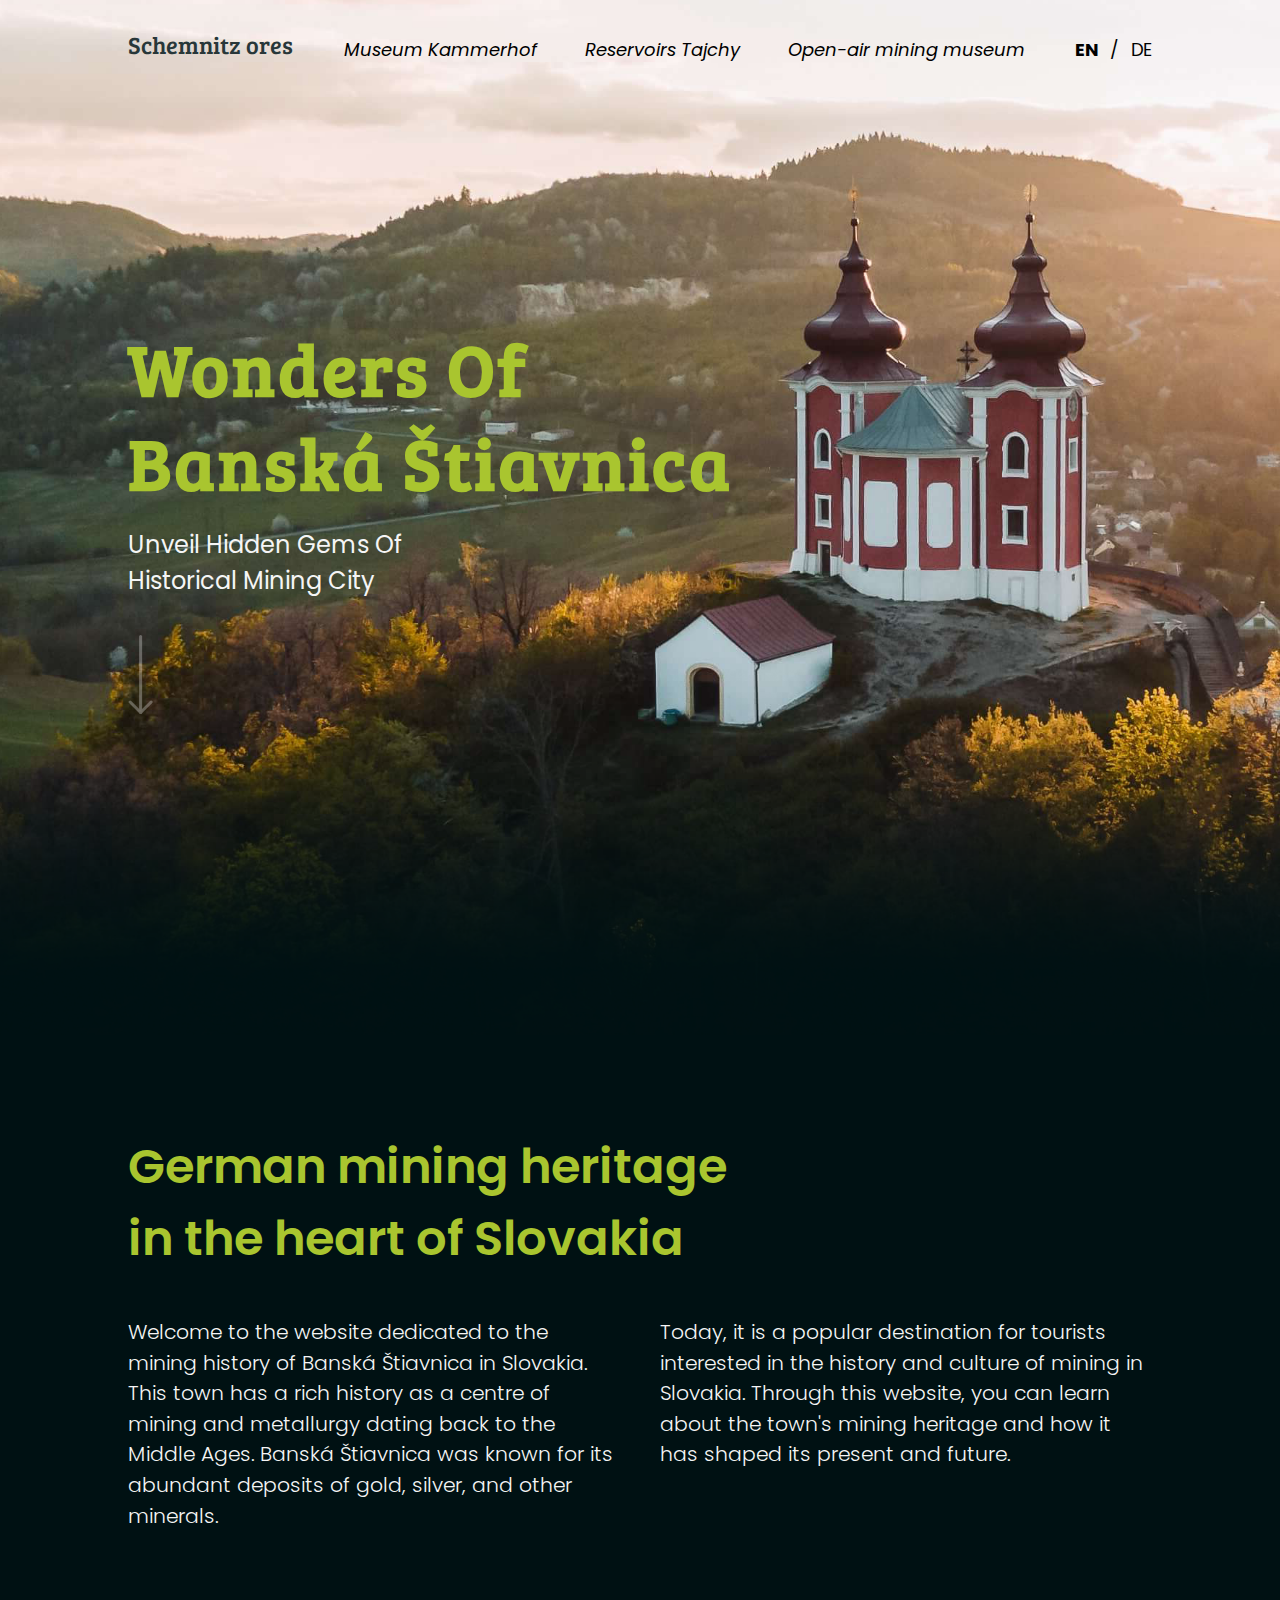
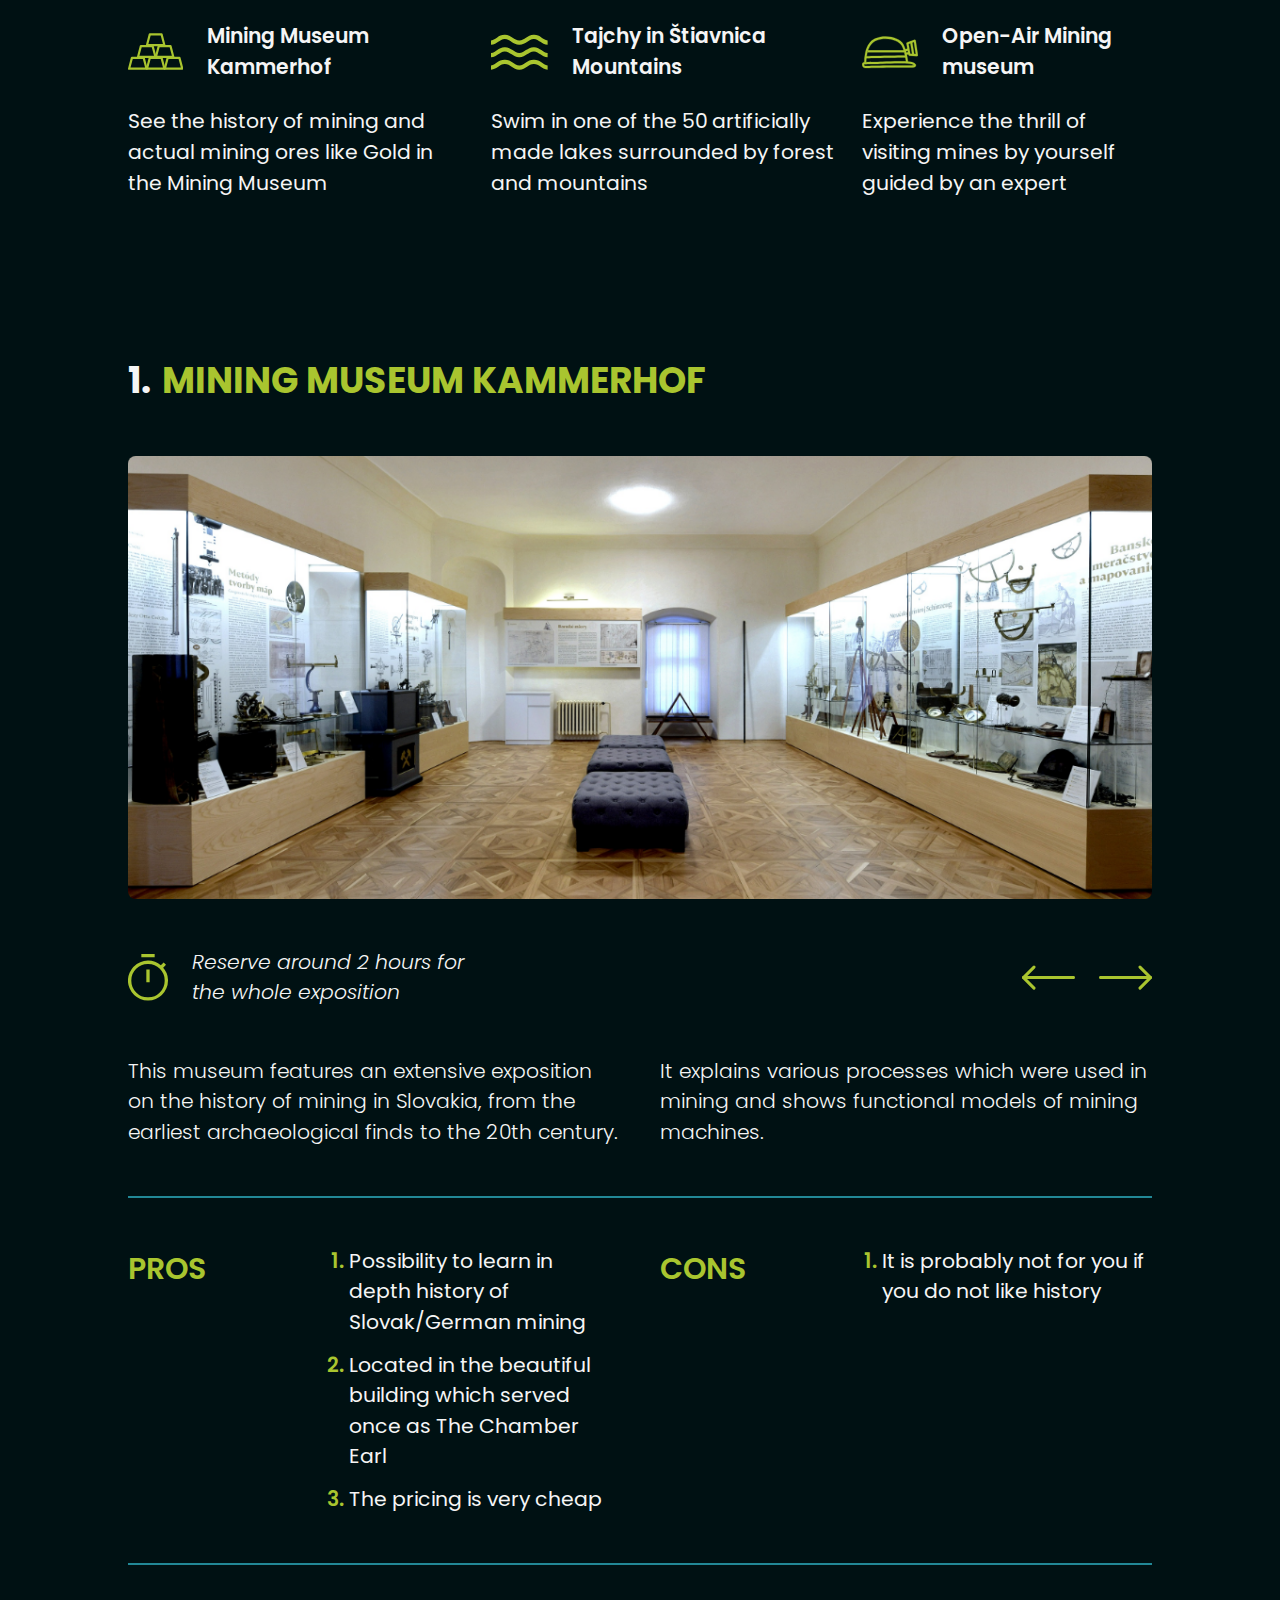
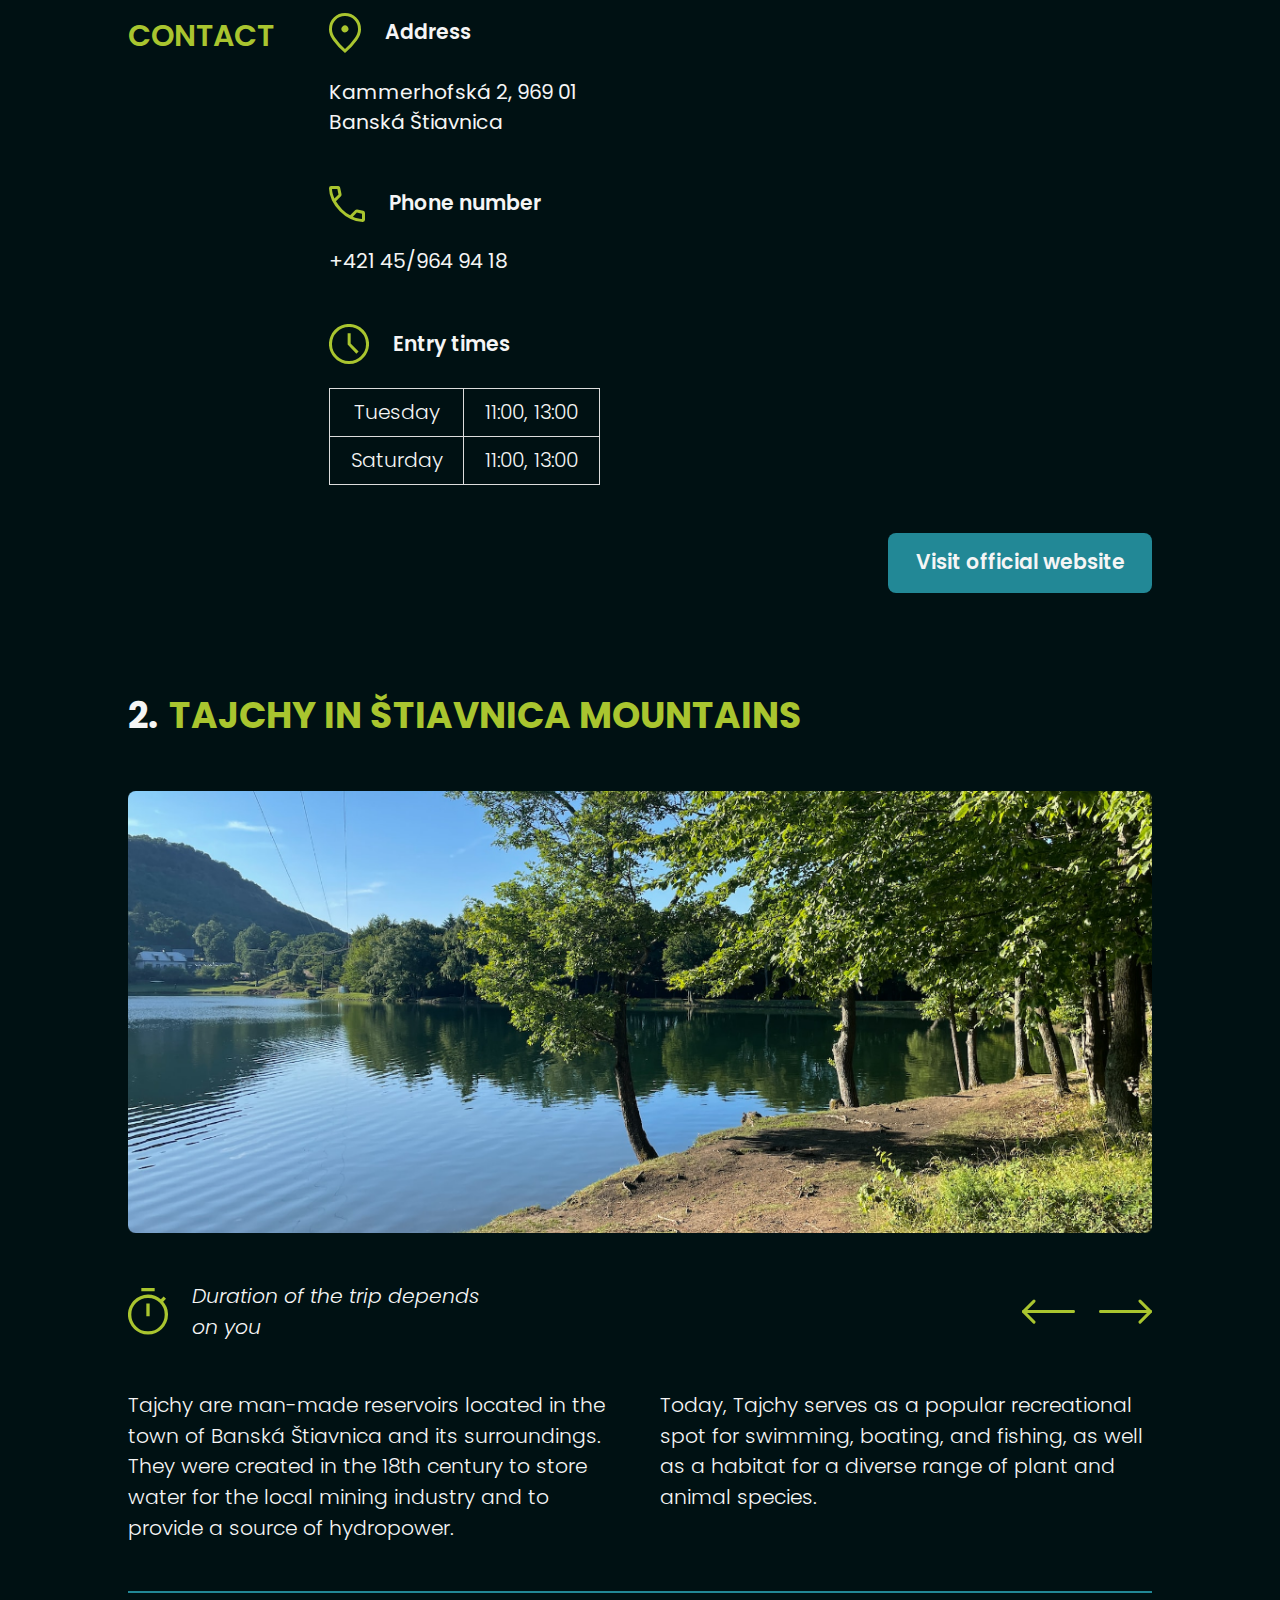
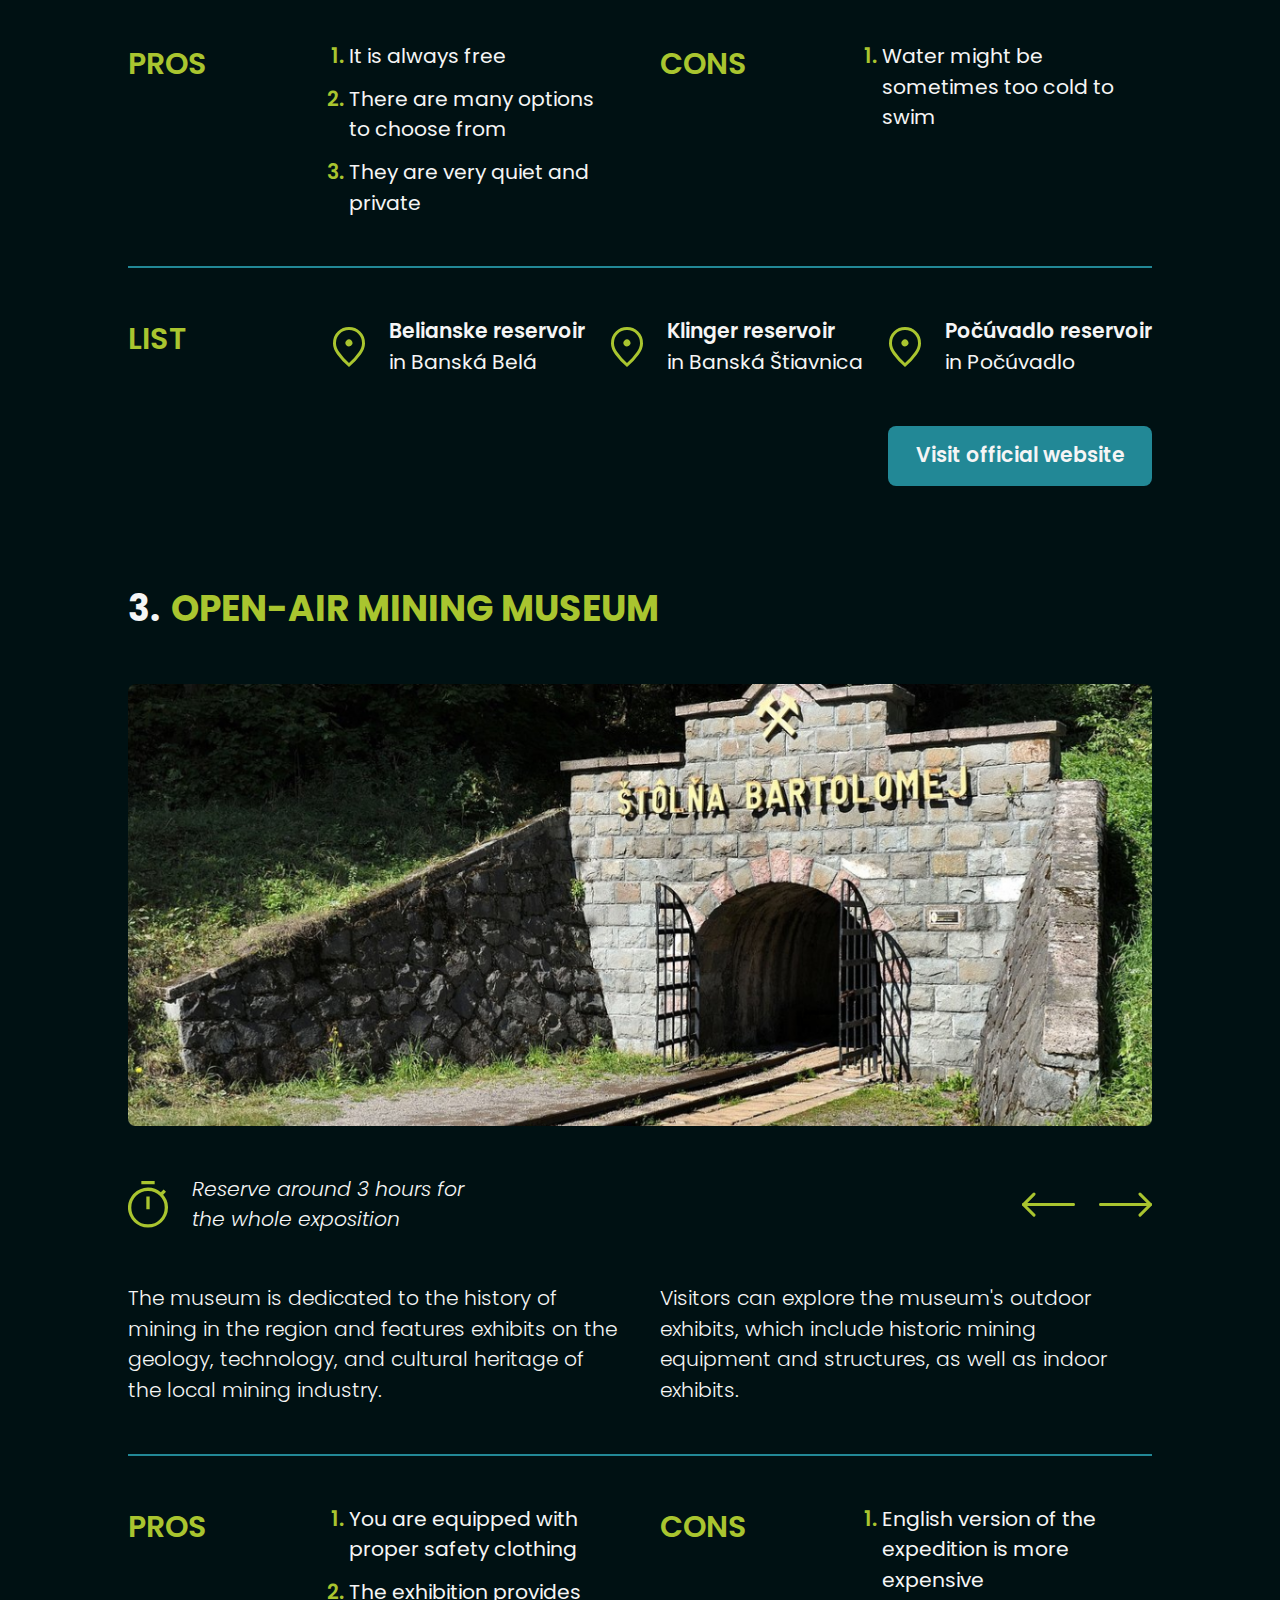
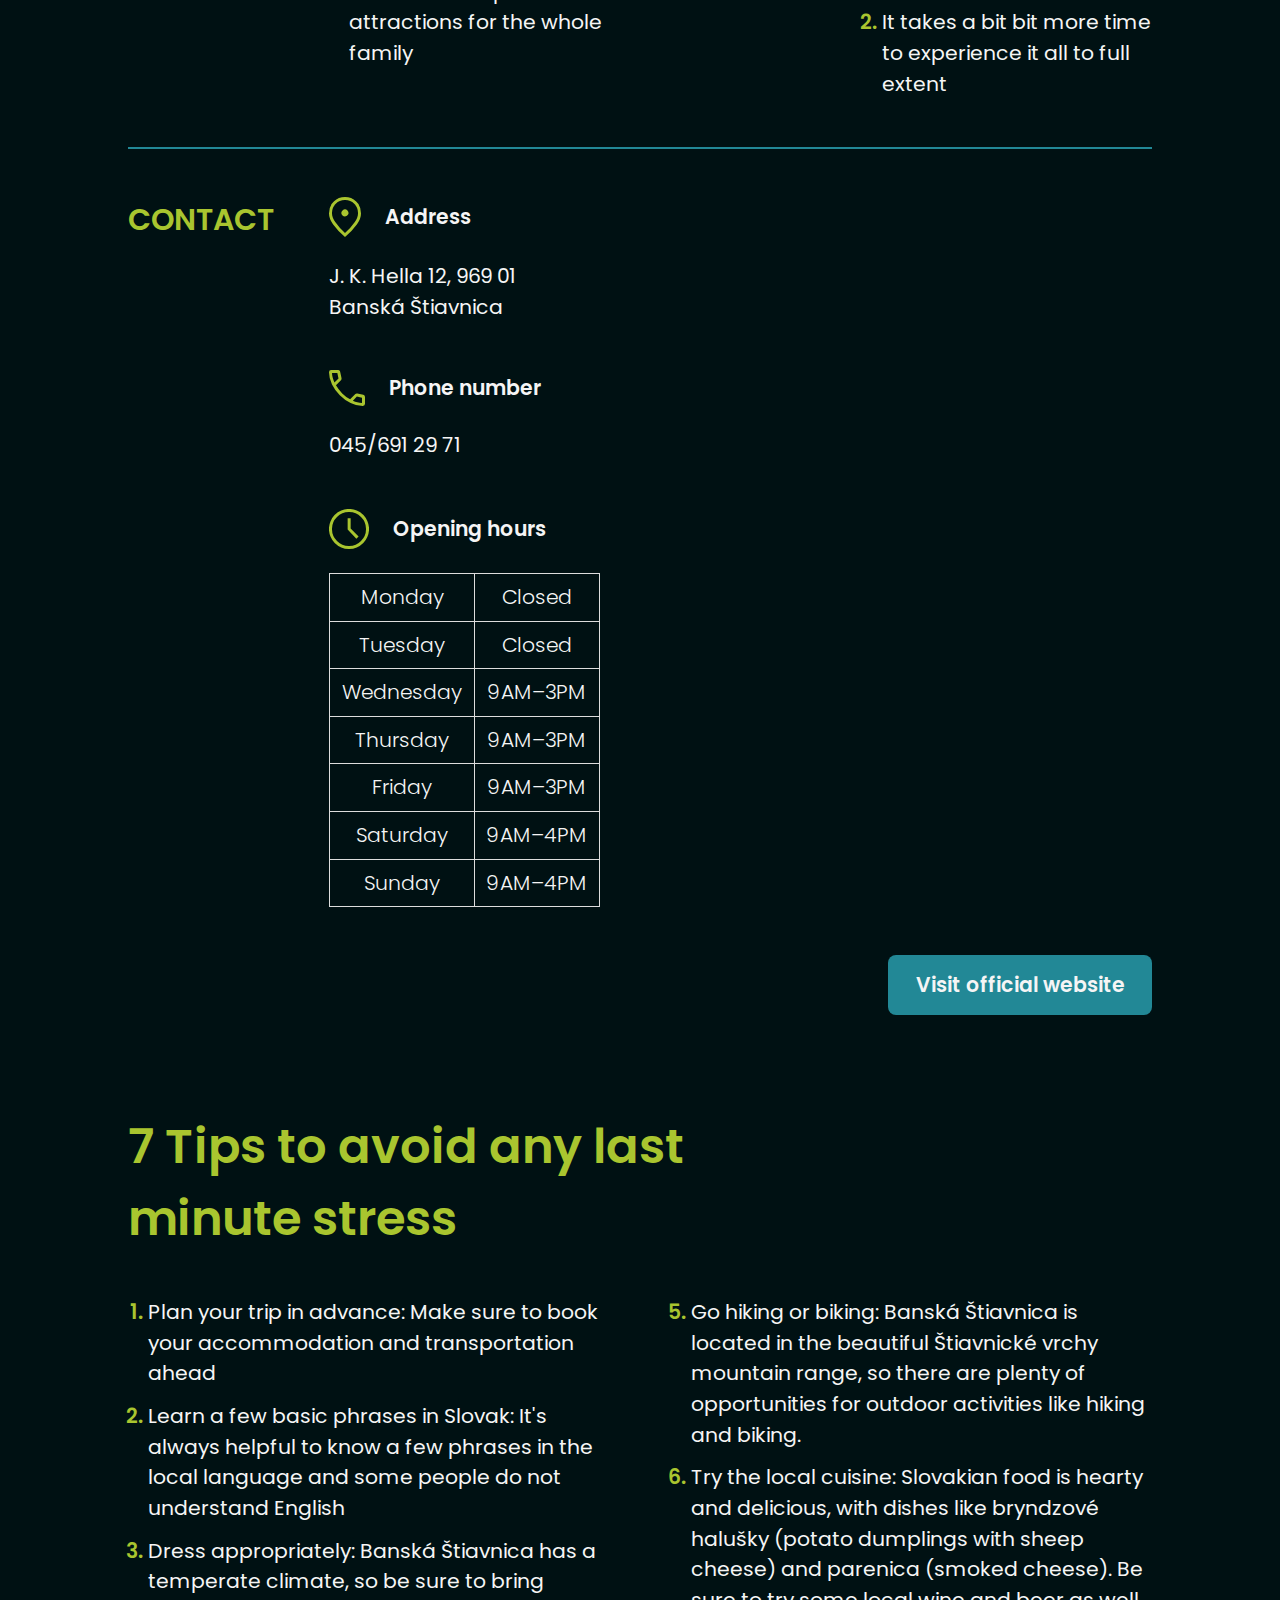
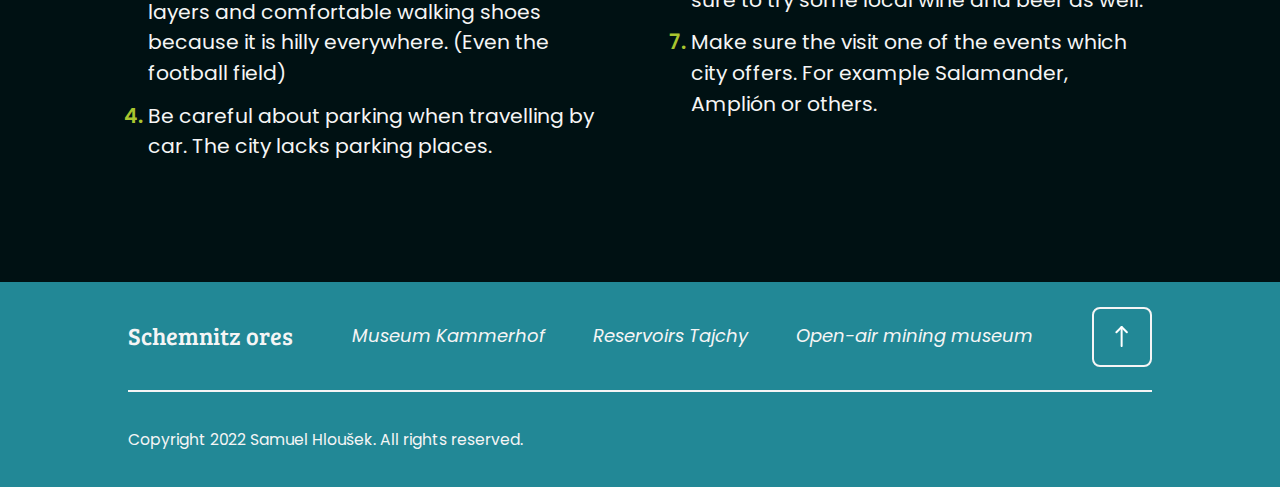
<file: index.html>
<!DOCTYPE html>
<html lang="en">

<head>
    <meta charset="UTF-8">
    <meta http-equiv="X-UA-Compatible" content="IE=edge">
    <meta name="viewport" content="width=device-width, initial-scale=1.0">
    <title>Schemnitz ores</title>
    <link rel="icon" type="image/x-icon" href="./photos/favicon.png">
    <link rel="stylesheet" href="styles.css">
</head>

<body>
    <nav id="nav">
        <div class="navigation">
            <div class="nav-left">
                <a href="index.html" class="logo">Schemnitz ores</a>
            </div>
            <div class="nav-center hide">
                <a href="#attraction-1" id="linnk1">Museum Kammerhof</a>
                <a href="#attraction-2" id="linnk2">Reservoirs Tajchy</a>
                <a href="#attraction-3" id="linnk3">Open-air mining museum</a>
            </div>
            <div class="en-ham">
                <div class="nav-right">
                    <a href="index.html" class="language-toggle"><b>EN</b></a> / <a href="error.html"
                        class="language-toggle">DE</a>
                </div>
                <div class="hamburger" id="hamburger-6">
                    <span class="line"></span>
                    <span class="line"></span>
                    <span class="line"></span>
                </div>
            </div>
        </div>
    </nav>
    <section class="hero">
        <h1>Wonders Of<br> Banská Štiavnica</h1>
        <p>Unveil Hidden Gems Of<br> Historical Mining City</p>
        <svg xmlns="http://www.w3.org/2000/svg" width="25.243" height="79" viewBox="0 0 25.243 79">
            <g id="Icon_feather-arrow-left" data-name="Icon feather-arrow-left"
                transform="translate(-5.379 85) rotate(-90)">
                <path id="Path_68" data-name="Path 68" d="M83.5,18H7.5" transform="translate(0)" fill="none"
                    stroke="#f5f5f5" stroke-linecap="round" stroke-linejoin="round" stroke-width="3" />
                <path id="Path_69" data-name="Path 69" d="M18,28.5,7.5,18,18,7.5" fill="none" stroke="#f5f5f5"
                    stroke-linecap="round" stroke-linejoin="round" stroke-width="3" />
            </g>
        </svg>
    </section>
    <section class="intro">
        <h2>German mining heritage in the heart of Slovakia</h2>
        <div class="twocl">
            <p>Welcome to the website dedicated to the mining history of Banská Štiavnica in Slovakia. This town has a
                rich history as a centre of mining and metallurgy dating back to the Middle Ages. Banská Štiavnica was
                known for its abundant deposits of gold, silver, and other minerals.</p>
            <p>Today, it is a popular destination for tourists interested in the history and culture of mining in
                Slovakia. Through this website, you can learn about the town's mining heritage and how it has shaped its
                present and future.</p>
        </div>
        <div class="features">
            <div class="feature1">
                <div class="iconandtext">
                    <svg xmlns="http://www.w3.org/2000/svg" width="62.171" height="41" viewBox="0 0 62.171 41">
                        <g id="Group_186" data-name="Group 186" transform="translate(-1003.16 -250.4)">
                            <g id="Group_103" data-name="Group 103" transform="translate(1003.16 276.743)">
                                <path id="Path_44" data-name="Path 44"
                                    d="M1023.957,372.749h-19.565a1.232,1.232,0,0,1-1.192-1.544l3.188-12.193a1.232,1.232,0,0,1,1.192-.921h13.19a1.232,1.232,0,0,1,1.192.921l3.188,12.193a1.232,1.232,0,0,1-1.192,1.544Zm-17.97-2.464h16.374l-2.543-9.729h-11.287Z"
                                    transform="translate(-1003.16 -358.092)" fill="#a9c52f" />
                            </g>
                            <g id="Group_104" data-name="Group 104" transform="translate(1023.231 276.743)">
                                <path id="Path_45" data-name="Path 45"
                                    d="M1110.359,372.749h-19.565a1.232,1.232,0,0,1-1.192-1.544l3.187-12.193a1.232,1.232,0,0,1,1.192-.921h13.19a1.232,1.232,0,0,1,1.192.921l3.188,12.193a1.232,1.232,0,0,1-1.192,1.544Zm-17.969-2.464h16.374l-2.543-9.729h-11.287Z"
                                    transform="translate(-1089.562 -358.092)" fill="#a9c52f" />
                            </g>
                            <g id="Group_105" data-name="Group 105" transform="translate(1023.231 250.4)">
                                <path id="Path_46" data-name="Path 46"
                                    d="M1110.359,265.057h-19.565a1.232,1.232,0,0,1-1.192-1.544l3.187-12.193a1.232,1.232,0,0,1,1.192-.921h13.19a1.232,1.232,0,0,1,1.192.921l3.188,12.193a1.232,1.232,0,0,1-1.192,1.544Zm-17.969-2.464h16.374l-2.543-9.729h-11.287Z"
                                    transform="translate(-1089.562 -250.4)" fill="#a9c52f" />
                            </g>
                            <g id="Group_106" data-name="Group 106" transform="translate(1013.196 263.572)">
                                <path id="Path_47" data-name="Path 47"
                                    d="M1067.158,318.9h-19.565a1.232,1.232,0,0,1-1.192-1.544l3.187-12.193a1.232,1.232,0,0,1,1.192-.92h13.19a1.232,1.232,0,0,1,1.192.92l3.188,12.193a1.233,1.233,0,0,1-1.192,1.544Zm-17.969-2.464h16.374l-2.543-9.729h-11.287Z"
                                    transform="translate(-1046.361 -304.246)" fill="#a9c52f" />
                            </g>
                            <g id="Group_107" data-name="Group 107" transform="translate(1033.266 263.572)">
                                <path id="Path_48" data-name="Path 48"
                                    d="M1153.559,318.9h-19.565a1.232,1.232,0,0,1-1.192-1.544l3.188-12.193a1.232,1.232,0,0,1,1.192-.92h13.191a1.232,1.232,0,0,1,1.192.92l3.187,12.193a1.232,1.232,0,0,1-1.192,1.544Zm-17.97-2.464h16.374l-2.543-9.729h-11.288Z"
                                    transform="translate(-1132.762 -304.246)" fill="#a9c52f" />
                            </g>
                            <g id="Group_108" data-name="Group 108" transform="translate(1043.302 276.743)">
                                <path id="Path_49" data-name="Path 49"
                                    d="M1196.76,372.749H1177.2a1.232,1.232,0,0,1-1.192-1.544l3.187-12.193a1.232,1.232,0,0,1,1.192-.921h13.191a1.232,1.232,0,0,1,1.192.921l3.187,12.193a1.232,1.232,0,0,1-1.192,1.544Zm-17.97-2.464h16.374l-2.543-9.729h-11.288Z"
                                    transform="translate(-1175.963 -358.092)" fill="#a9c52f" />
                            </g>
                        </g>
                    </svg>
                    <span>Mining Museum Kammerhof</span>
                </div>
                <p>See the history of mining and actual mining ores like Gold in the Mining Museum</p>
            </div>
            <div class="feature2">
                <div class="iconandtext">
                    <svg xmlns="http://www.w3.org/2000/svg" width="65.826" height="40.483" viewBox="0 0 65.826 40.483">
                        <path id="waves_FILL0_wght400_GRAD0_opsz48"
                            d="M4,47.783V42.846A8.872,8.872,0,0,0,7.95,41.53q1.646-1.07,3.291-2.263a20.018,20.018,0,0,1,3.7-2.1,12.676,12.676,0,0,1,5.1-.905,11.884,11.884,0,0,1,5.184,1.029,28.081,28.081,0,0,1,3.908,2.263q1.769,1.234,3.579,2.263a9.075,9.075,0,0,0,8.393,0q1.81-1.029,3.579-2.263A28.081,28.081,0,0,1,48.6,37.292a11.884,11.884,0,0,1,5.184-1.029,12.376,12.376,0,0,1,5.06.905,21.982,21.982,0,0,1,3.7,2.1q1.687,1.193,3.332,2.263a8.872,8.872,0,0,0,3.95,1.317v4.937a12.943,12.943,0,0,1-4.814-1.4q-1.934-1.07-3.62-2.222a34.175,34.175,0,0,0-3.415-2.057,8.95,8.95,0,0,0-4.2-.905A8.519,8.519,0,0,0,49.5,42.229q-1.81,1.029-3.62,2.263a31.672,31.672,0,0,1-3.908,2.263,11.4,11.4,0,0,1-5.06,1.029,11.4,11.4,0,0,1-5.06-1.029,29.232,29.232,0,0,1-3.867-2.263,41.825,41.825,0,0,0-3.62-2.263,8.751,8.751,0,0,0-4.32-1.029,8.567,8.567,0,0,0-4.238.987,34.256,34.256,0,0,0-3.415,2.18A30.447,30.447,0,0,1,8.814,46.59,11.608,11.608,0,0,1,4,47.783ZM4,33.3V28.364a8.476,8.476,0,0,0,3.95-1.193Q9.6,26.143,11.241,24.95a23.945,23.945,0,0,1,3.7-2.18,11.748,11.748,0,0,1,5.1-.987,11.884,11.884,0,0,1,5.184,1.029,28.081,28.081,0,0,1,3.908,2.263q1.769,1.234,3.579,2.263a9.075,9.075,0,0,0,8.393,0q1.81-1.029,3.579-2.263A28.081,28.081,0,0,1,48.6,22.81a11.884,11.884,0,0,1,5.184-1.029,11.474,11.474,0,0,1,5.06.987,26.848,26.848,0,0,1,3.7,2.18q1.687,1.193,3.332,2.222a8.476,8.476,0,0,0,3.95,1.193V33.3a11.608,11.608,0,0,1-4.814-1.193,33.517,33.517,0,0,1-3.62-2.222q-1.687-1.193-3.415-2.18a8.333,8.333,0,0,0-4.2-.987,8.751,8.751,0,0,0-4.32,1.029,41.825,41.825,0,0,0-3.62,2.263,29.232,29.232,0,0,1-3.867,2.263,11.4,11.4,0,0,1-5.06,1.029,11.4,11.4,0,0,1-5.06-1.029,29.232,29.232,0,0,1-3.867-2.263,41.824,41.824,0,0,0-3.62-2.263,8.751,8.751,0,0,0-4.32-1.029,8.567,8.567,0,0,0-4.238.987,34.256,34.256,0,0,0-3.415,2.18,30.445,30.445,0,0,1-3.579,2.222A11.608,11.608,0,0,1,4,33.3ZM4,18.82V13.883a8.872,8.872,0,0,0,3.95-1.317Q9.6,11.5,11.241,10.3a20.019,20.019,0,0,1,3.7-2.1,12.676,12.676,0,0,1,5.1-.905,11.884,11.884,0,0,1,5.184,1.029,28.081,28.081,0,0,1,3.908,2.263q1.769,1.234,3.579,2.263a9.075,9.075,0,0,0,8.393,0q1.81-1.029,3.579-2.263A28.081,28.081,0,0,1,48.6,8.329,11.884,11.884,0,0,1,53.781,7.3a12.376,12.376,0,0,1,5.06.905,21.983,21.983,0,0,1,3.7,2.1q1.687,1.193,3.332,2.263a8.872,8.872,0,0,0,3.95,1.317V18.82a11.608,11.608,0,0,1-4.814-1.193,33.518,33.518,0,0,1-3.62-2.222q-1.687-1.193-3.415-2.18a8.333,8.333,0,0,0-4.2-.987,8.751,8.751,0,0,0-4.32,1.029,41.825,41.825,0,0,0-3.62,2.263,29.231,29.231,0,0,1-3.867,2.263,11.4,11.4,0,0,1-5.06,1.029,11.4,11.4,0,0,1-5.06-1.029,29.232,29.232,0,0,1-3.867-2.263c-.4-.276-.8-.545-1.462-.976-.531-.346-1.339-.831-2.158-1.287a8.751,8.751,0,0,0-4.32-1.029,8.567,8.567,0,0,0-4.238.987,34.257,34.257,0,0,0-3.415,2.18,30.446,30.446,0,0,1-3.579,2.222A11.608,11.608,0,0,1,4,18.82Z"
                            transform="translate(-4 -7.3)" fill="#a9c52f" />
                    </svg>
                    <span>Tajchy in Štiavnica Mountains</span>
                </div>
                <p>Swim in one of the 50 artificially made lakes surrounded by forest and mountains </p>
            </div>
            <div class="feature3">
                <div class="iconandtext">
                    <svg xmlns="http://www.w3.org/2000/svg" width="71.232" height="40.443" viewBox="0 0 71.232 40.443">
                        <g id="Group_91" data-name="Group 91" transform="translate(-409.97 -263.666)">
                            <g id="Group_88" data-name="Group 88" transform="translate(410.12 263.88)">
                                <g id="Group_82" data-name="Group 82" transform="translate(2.754)">
                                    <path id="Path_32" data-name="Path 32"
                                        d="M421.979,297.453a54.666,54.666,0,0,1,1.275-12.913c2.05-9.13,6.336-15.35,12.4-17.985,13.831-6.016,31.326-1.12,35.947,7.109,4.2,7.483,5.961,21.77,6.034,22.374l-2.505.435c-.017-.141-1.75-14.206-5.628-21.112-3.6-6.417-19.391-11.864-32.985-5.951-12.774,5.556-12.014,27.667-12.005,27.889Z"
                                        transform="translate(-421.961 -263.88)" fill="#a9c52f" stroke="#a9c52f"
                                        stroke-width="0.3" />
                                </g>
                                <g id="Group_83" data-name="Group 83" transform="translate(0 31.59)">
                                    <path id="Path_33" data-name="Path 33"
                                        d="M417.116,381.334a20.513,20.513,0,0,1-4.341-.245c-1.717-.482-2.65-2.538-2.656-4.226a2.843,2.843,0,0,1,1.907-2.951,1.27,1.27,0,0,1,.363-.05c.127,0,12.824.112,23.4-.427,12.511-.638,28.35-.953,35.285.076,6.431.954,7.478,3.177,7.529,4.417a2.5,2.5,0,0,1-2.1,2.484c-1.261.3-3.935.3-10.393.3-4.614,0-10.934,0-19.637.121-7.045.095-13.057.219-17.888.319C423.209,381.263,419.567,381.334,417.116,381.334Zm-4.4-4.938a2.044,2.044,0,0,0,.046,1.189,1.65,1.65,0,0,0,.7,1.067c.931.261,6.866.139,15.079-.031,4.835-.1,10.853-.225,17.906-.32,8.72-.117,15.049-.12,19.67-.122,5.7,0,8.84,0,9.817-.233.027-.006.051-.013.072-.02-.313-.408-1.631-1.367-5.3-1.912-6.751-1-22.4-.683-34.785-.052C426.255,376.456,414.847,376.41,412.717,376.4Z"
                                        transform="translate(-410.12 -372.845)" fill="#a9c52f" stroke="#a9c52f"
                                        stroke-width="0.3" />
                                </g>
                                <g id="Group_84" data-name="Group 84" transform="translate(56.37 4.184)">
                                    <path id="Path_34" data-name="Path 34"
                                        d="M665.747,302.712l-.081,0-9.529-.61a1.266,1.266,0,0,1-1.166-1.047l-2.5-14.431a1.266,1.266,0,0,1,.825-1.409l9.243-3.272a1.266,1.266,0,0,1,1.674,1L667,301.256a1.266,1.266,0,0,1-1.251,1.456Zm-8.453-3.075,6.965.446-2.32-15.245-6.792,2.4Z"
                                        transform="translate(-652.452 -281.868)" fill="#a9c52f" stroke="#a9c52f"
                                        stroke-width="0.3" />
                                </g>
                                <g id="Group_85" data-name="Group 85" transform="translate(53.954 15.33)">
                                    <rect id="Rectangle_62" data-name="Rectangle 62" width="4.518" height="2.531"
                                        transform="translate(0 1.173) rotate(-15.044)" fill="#a9c52f" stroke="#a9c52f"
                                        stroke-width="0.3" />
                                </g>
                                <g id="Group_86" data-name="Group 86" transform="translate(54.764 19.799)">
                                    <rect id="Rectangle_63" data-name="Rectangle 63" width="4.518" height="2.531"
                                        transform="translate(0 1.173) rotate(-15.044)" fill="#a9c52f" stroke="#a9c52f"
                                        stroke-width="0.3" />
                                </g>
                                <g id="Group_87" data-name="Group 87" transform="translate(61.012 6.248)">
                                    <rect id="Rectangle_64" data-name="Rectangle 64" width="2.531" height="16.983"
                                        transform="translate(0 0.414) rotate(-9.416)" fill="#a9c52f" stroke="#a9c52f"
                                        stroke-width="0.3" />
                                </g>
                            </g>
                            <g id="Group_89" data-name="Group 89" transform="translate(417.249 281.389)">
                                <rect id="Rectangle_65" data-name="Rectangle 65" width="46.159" height="2.531"
                                    transform="translate(0 0)" fill="#a9c52f" stroke="#a9c52f" stroke-width="0.3" />
                            </g>
                            <g id="Group_90" data-name="Group 90" transform="translate(414.406 287.994)">
                                <path id="Path_35" data-name="Path 35"
                                    d="M428.6,354.863l-.049-2.531c.457-.009,45.72-.892,51.841-.892h.008v2.531h-.008C474.294,353.971,429.052,354.853,428.6,354.863Z"
                                    transform="translate(-428.546 -351.44)" fill="#a9c52f" stroke="#a9c52f"
                                    stroke-width="0.3" />
                            </g>
                        </g>
                    </svg>
                    <span>Open-Air Mining museum</span>
                </div>
                <p>Experience the thrill of visiting mines by yourself guided by an expert </p>
            </div>
        </div>
    </section>
    <!-- first attraction -->
    <section class="attractions" id="attraction-1">
        <h3 class="name"><span>1.</span>Mining Museum kammerhof</h3>
        <div class="carousel">
            <img class="item main" src="./photos/Kammerhof.png" alt="Mining Museum Kammerhof">
            <img src="./photos/kammerhof2.png" alt="Mining museum photo 2" class="item">
        </div>
        <div class="timeandarrows">
            <div class="iconandtext">
                <svg xmlns="http://www.w3.org/2000/svg" width="40" height="46.611" viewBox="0 0 40 46.611">
                    <path id="timer_FILL0_wght400_GRAD0_opsz48"
                        d="M19.333,5.333V2H32.667V5.333Zm5,24.833h3.333V17.389H24.333ZM26,48.611a19.213,19.213,0,0,1-7.75-1.583A20.3,20.3,0,0,1,7.583,36.361a19.759,19.759,0,0,1,0-15.5A20.3,20.3,0,0,1,18.25,10.194,19.213,19.213,0,0,1,26,8.611a19.477,19.477,0,0,1,7,1.25,19.274,19.274,0,0,1,5.833,3.472L41.667,10.5,44,12.833l-2.833,2.833a20.486,20.486,0,0,1,3.417,5.389A18.4,18.4,0,0,1,46,28.611a19.213,19.213,0,0,1-1.583,7.75A20.3,20.3,0,0,1,33.75,47.028,19.213,19.213,0,0,1,26,48.611Zm0-3.333a16.073,16.073,0,0,0,11.806-4.861,16.073,16.073,0,0,0,4.861-11.806,16.073,16.073,0,0,0-4.861-11.806A16.073,16.073,0,0,0,26,11.944a16.073,16.073,0,0,0-11.806,4.861A16.073,16.073,0,0,0,9.333,28.611a16.073,16.073,0,0,0,4.861,11.806A16.073,16.073,0,0,0,26,45.278ZM26,28.667Z"
                        transform="translate(-6 -2)" fill="#a9c52f" />
                </svg>
                <p>Reserve around 2 hours for the whole exposition</p>
            </div>
            <div class="arrows">
                <svg class="prev" xmlns="http://www.w3.org/2000/svg" width="53" height="25.243" viewBox="0 0 53 25.243">
                    <g id="Icon_feather-arrow-left" data-name="Icon feather-arrow-left"
                        transform="translate(-6 -5.379)">
                        <path id="Path_68" data-name="Path 68" d="M57.5,18H7.5" transform="translate(0)" fill="none"
                            stroke="#a9c52f" stroke-linecap="round" stroke-linejoin="round" stroke-width="3" />
                        <path id="Path_69" data-name="Path 69" d="M18,28.5,7.5,18,18,7.5" fill="none" stroke="#a9c52f"
                            stroke-linecap="round" stroke-linejoin="round" stroke-width="3" />
                    </g>
                </svg>
                <svg class="next" xmlns="http://www.w3.org/2000/svg" width="53" height="25.243" viewBox="0 0 53 25.243">
                    <g id="Icon_feather-arrow-left" data-name="Icon feather-arrow-left"
                        transform="translate(59 30.621) rotate(180)">
                        <path id="Path_68" data-name="Path 68" d="M57.5,18H7.5" transform="translate(0)" fill="none"
                            stroke="#a9c52f" stroke-linecap="round" stroke-linejoin="round" stroke-width="3" />
                        <path id="Path_69" data-name="Path 69" d="M18,28.5,7.5,18,18,7.5" fill="none" stroke="#a9c52f"
                            stroke-linecap="round" stroke-linejoin="round" stroke-width="3" />
                    </g>
                </svg>
            </div>
        </div>
        <div class="twocl">
            <p>This museum features an extensive exposition on the history of mining in Slovakia, from the earliest
                archaeological finds to the 20th century.</p>
            <p>It explains various processes which were used in mining and shows functional models of mining
                machines.</p>
        </div>
        <div class="prosandcons">
            <div>
                <span>PROS</span>
                <ol>
                    <li>Possibility to learn in depth history of Slovak/German mining </li>
                    <li>Located in the beautiful building which served once as The Chamber Earl</li>
                    <li>The pricing is very cheap</li>
                </ol>
            </div>
            <div>
                <span>CONS</span>
                <ol>
                    <li>It is probably not for you if you do not like history</li>
                </ol>
            </div>
        </div>
        <div class="contact">
            <div class="firstcolcontact">
                <span class="contacttext">CONTACT</span>
                <div class="contacts">
                    <div class="contact1">
                        <div class="iconandtextcon">
                            <svg xmlns="http://www.w3.org/2000/svg" width="32" height="40" viewBox="0 0 32 40">
                                <path id="location_on_FILL0_wght400_GRAD0_opsz48"
                                    d="M24,23.5a3.5,3.5,0,0,0,2.475-5.975,3.5,3.5,0,0,0-4.95,4.95A3.372,3.372,0,0,0,24,23.5Zm0,16.55a58.561,58.561,0,0,0,9.825-10.975Q37,24.15,37,20.4a13.015,13.015,0,0,0-3.775-9.65A12.592,12.592,0,0,0,24,7a12.592,12.592,0,0,0-9.225,3.75A13.015,13.015,0,0,0,11,20.4q0,3.75,3.25,8.675A63.591,63.591,0,0,0,24,40.05ZM24,44A66.487,66.487,0,0,1,11.975,31.275Q8,25.4,8,20.4q0-7.5,4.825-11.95a16.257,16.257,0,0,1,22.35,0Q40,12.9,40,20.4q0,5-3.975,10.875A66.487,66.487,0,0,1,24,44ZM24,20.4Z"
                                    transform="translate(-8 -4)" fill="#a9c52f" />
                            </svg>
                            <span>Address</span>
                        </div>
                        <p>Kammerhofská 2, 969 01<br>
                            Banská Štiavnica</p>
                    </div>
                    <div class="contact2">
                        <div class="iconandtextcon">
                            <svg xmlns="http://www.w3.org/2000/svg" width="36" height="36" viewBox="0 0 36 36">
                                <path id="call_FILL0_wght400_GRAD0_opsz48"
                                    d="M39.75,42a26.971,26.971,0,0,1-12.125-3A41.168,41.168,0,0,1,16.8,31.2,41.168,41.168,0,0,1,9,20.375,26.971,26.971,0,0,1,6,8.25,2.22,2.22,0,0,1,8.25,6h7a1.769,1.769,0,0,1,1.225.475A2.21,2.21,0,0,1,17.15,7.75l1.35,6.3a3.6,3.6,0,0,1-.025,1.275,1.926,1.926,0,0,1-.525.975l-5,5.05a41.512,41.512,0,0,0,6.275,8.1A34.68,34.68,0,0,0,27.1,35.3l4.75-4.9A2.764,2.764,0,0,1,33,29.625a2.311,2.311,0,0,1,1.3-.075l5.95,1.3A2.185,2.185,0,0,1,42,33v6.75A2.22,2.22,0,0,1,39.75,42ZM11.45,18.6l4.05-4.1L14.35,9H9a17.21,17.21,0,0,0,.6,4.275A40.3,40.3,0,0,0,11.45,18.6ZM29.9,36.75a24.956,24.956,0,0,0,4.45,1.55A23.466,23.466,0,0,0,39,39V33.65L33.85,32.6ZM11.45,18.6ZM29.9,36.75Z"
                                    transform="translate(-6 -6)" fill="#a9c52f" />
                            </svg>
                            <span>Phone number</span>
                        </div>
                        <p>+421 45/964 94 18</p>
                    </div>
                    <div class="contact3">
                        <div class="iconandtext">
                            <svg xmlns="http://www.w3.org/2000/svg" width="40" height="40" viewBox="0 0 40 40">
                                <path id="schedule_FILL0_wght400_GRAD0_opsz48"
                                    d="M31.35,33.65,33.6,31.4l-7.95-8V13.35h-3V24.6ZM24,44a19.352,19.352,0,0,1-7.75-1.575A20.15,20.15,0,0,1,5.575,31.75a19.855,19.855,0,0,1,0-15.5A20.15,20.15,0,0,1,16.25,5.575a19.855,19.855,0,0,1,15.5,0A20.15,20.15,0,0,1,42.425,16.25a19.855,19.855,0,0,1,0,15.5A20.15,20.15,0,0,1,31.75,42.425,19.352,19.352,0,0,1,24,44ZM24,24Zm0,17a16.366,16.366,0,0,0,12-5,16.366,16.366,0,0,0,5-12,16.366,16.366,0,0,0-5-12A16.366,16.366,0,0,0,24,7a16.366,16.366,0,0,0-12,5A16.366,16.366,0,0,0,7,24a16.366,16.366,0,0,0,5,12A16.366,16.366,0,0,0,24,41Z"
                                    transform="translate(-4 -4)" fill="#a9c52f" />
                            </svg>
                            <span>Entry times</span>
                        </div>
                        <table>
                            <tr>
                                <th>Tuesday</th>
                                <th>11:00, 13:00</th>
                            </tr>
                            <tr>
                                <th>Saturday</th>
                                <th>11:00, 13:00</th>
                            </tr>
                        </table>
                    </div>
                </div>
            </div>
            <div class="secondcolcontact">
                <div class="mapouter">
                    <div class="gmap_canvas"><iframe class="gmap_iframe" frameborder="0" scrolling="no" marginheight="0"
                            marginwidth="0"
                            src="https://maps.google.com/maps?width=600&amp;height=400&amp;hl=en&amp;q=Kammerhofská 2, 969 01  Banská Štiavnica&amp;t=&amp;z=14&amp;ie=UTF8&amp;iwloc=B&amp;output=embed"></iframe><a
                            href="https://embedmapgenerator.com">embed code google maps</a></div>
                    <style>
                        .mapouter {
                            position: relative;
                            text-align: right;
                            width: 100%;
                            height: 100%;
                            border-radius: 8px;
                        }

                        .gmap_canvas {
                            overflow: hidden;
                            background: none !important;
                            width: 100%;
                            height: 100%;
                            border-radius: 8px;
                        }

                        .gmap_iframe {
                            width: 100% !important;
                            height: 100% !important;
                            border-radius: 8px;
                        }
                    </style>
                </div>
            </div>
        </div>
        <div class="buttonwrapper">
            <div class="button">
                <a href="https://www.muzeumbs.sk/en/kammerhof">Visit official website</a>
            </div>
        </div>
    </section>
    <!-- second attraction -->
    <section class="attractions" id="attraction-2">
        <h3 class="name"><span>2.</span>Tajchy in Štiavnica Mountains </h3>
        <div class="carousel2">
            <img class="item main" src="./photos/tajch2.png" alt="photo tajch 1">
            <img class="item" src="./photos/tajch.png" alt="photo tajch 2">
        </div>
        <div class="timeandarrows">
            <div class="iconandtext">
                <svg xmlns="http://www.w3.org/2000/svg" width="40" height="46.611" viewBox="0 0 40 46.611">
                    <path id="timer_FILL0_wght400_GRAD0_opsz48"
                        d="M19.333,5.333V2H32.667V5.333Zm5,24.833h3.333V17.389H24.333ZM26,48.611a19.213,19.213,0,0,1-7.75-1.583A20.3,20.3,0,0,1,7.583,36.361a19.759,19.759,0,0,1,0-15.5A20.3,20.3,0,0,1,18.25,10.194,19.213,19.213,0,0,1,26,8.611a19.477,19.477,0,0,1,7,1.25,19.274,19.274,0,0,1,5.833,3.472L41.667,10.5,44,12.833l-2.833,2.833a20.486,20.486,0,0,1,3.417,5.389A18.4,18.4,0,0,1,46,28.611a19.213,19.213,0,0,1-1.583,7.75A20.3,20.3,0,0,1,33.75,47.028,19.213,19.213,0,0,1,26,48.611Zm0-3.333a16.073,16.073,0,0,0,11.806-4.861,16.073,16.073,0,0,0,4.861-11.806,16.073,16.073,0,0,0-4.861-11.806A16.073,16.073,0,0,0,26,11.944a16.073,16.073,0,0,0-11.806,4.861A16.073,16.073,0,0,0,9.333,28.611a16.073,16.073,0,0,0,4.861,11.806A16.073,16.073,0,0,0,26,45.278ZM26,28.667Z"
                        transform="translate(-6 -2)" fill="#a9c52f" />
                </svg>
                <p>Duration of the trip depends on you</p>
            </div>
            <div class="arrows">
                <svg class="prev2" xmlns="http://www.w3.org/2000/svg" width="53" height="25.243"
                    viewBox="0 0 53 25.243">
                    <g id="Icon_feather-arrow-left" data-name="Icon feather-arrow-left"
                        transform="translate(-6 -5.379)">
                        <path id="Path_68" data-name="Path 68" d="M57.5,18H7.5" transform="translate(0)" fill="none"
                            stroke="#a9c52f" stroke-linecap="round" stroke-linejoin="round" stroke-width="3" />
                        <path id="Path_69" data-name="Path 69" d="M18,28.5,7.5,18,18,7.5" fill="none" stroke="#a9c52f"
                            stroke-linecap="round" stroke-linejoin="round" stroke-width="3" />
                    </g>
                </svg>
                <svg class="next2" xmlns="http://www.w3.org/2000/svg" width="53" height="25.243"
                    viewBox="0 0 53 25.243">
                    <g id="Icon_feather-arrow-left" data-name="Icon feather-arrow-left"
                        transform="translate(59 30.621) rotate(180)">
                        <path id="Path_68" data-name="Path 68" d="M57.5,18H7.5" transform="translate(0)" fill="none"
                            stroke="#a9c52f" stroke-linecap="round" stroke-linejoin="round" stroke-width="3" />
                        <path id="Path_69" data-name="Path 69" d="M18,28.5,7.5,18,18,7.5" fill="none" stroke="#a9c52f"
                            stroke-linecap="round" stroke-linejoin="round" stroke-width="3" />
                    </g>
                </svg>
            </div>
        </div>
        <div class="twocl">
            <p>Tajchy are man-made reservoirs located in the town of Banská Štiavnica and its surroundings. They were
                created in the 18th century to store water for the local mining industry and to provide a source of
                hydropower. </p>
            <p>Today, Tajchy serves as a popular recreational spot for swimming, boating, and fishing, as well as a
                habitat for a diverse range of plant and animal species.</p>
        </div>
        <div class="prosandcons">
            <div>
                <span>PROS</span>
                <ol>
                    <li>It is always free</li>
                    <li>There are many options to choose from </li>
                    <li>They are very quiet and private</li>
                </ol>
            </div>
            <div>
                <span>CONS</span>
                <ol>
                    <li>Water might be sometimes too cold to swim</li>
                </ol>
            </div>
        </div>
        <div class="list">
            <div class="listfirstcol">
                <span>List</span>
            </div>
            <div class="listwrapper">
                <a href="https://www.google.com/maps/place/Belianske+jazero,+969+01+Bansk%C3%A1+%C5%A0tiavnica/@48.4721376,18.9100225,17z/data=!3m1!4b1!4m5!3m4!1s0x471532e18a3a50ed:0xcbeb3e35636822fc!8m2!3d48.4721376!4d18.9122112"
                    class="list1 iconandtextcon">
                    <svg xmlns="http://www.w3.org/2000/svg" width="32" height="40" viewBox="0 0 32 40">
                        <path id="location_on_FILL0_wght400_GRAD0_opsz48"
                            d="M24,23.5a3.5,3.5,0,0,0,2.475-5.975,3.5,3.5,0,0,0-4.95,4.95A3.372,3.372,0,0,0,24,23.5Zm0,16.55a58.561,58.561,0,0,0,9.825-10.975Q37,24.15,37,20.4a13.015,13.015,0,0,0-3.775-9.65A12.592,12.592,0,0,0,24,7a12.592,12.592,0,0,0-9.225,3.75A13.015,13.015,0,0,0,11,20.4q0,3.75,3.25,8.675A63.591,63.591,0,0,0,24,40.05ZM24,44A66.487,66.487,0,0,1,11.975,31.275Q8,25.4,8,20.4q0-7.5,4.825-11.95a16.257,16.257,0,0,1,22.35,0Q40,12.9,40,20.4q0,5-3.975,10.875A66.487,66.487,0,0,1,24,44ZM24,20.4Z"
                            transform="translate(-8 -4)" fill="#a9c52f" />
                    </svg>
                    <div>
                        <span class="locheading">Belianske reservoir</span>
                        <p>in Banská Belá</p>
                    </div>
                </a>
                <a href="https://www.google.com/maps/place/Klinger,+969+01+Bansk%C3%A1+%C5%A0tiavnica/@48.4517509,18.8817445,17z/data=!4m5!3m4!1s0x471532cd093fde03:0x85b80799617b8e5f!8m2!3d48.4525408!4d18.8840083"
                    class="list2 iconandtextcon">
                    <svg xmlns="http://www.w3.org/2000/svg" width="32" height="40" viewBox="0 0 32 40">
                        <path id="location_on_FILL0_wght400_GRAD0_opsz48"
                            d="M24,23.5a3.5,3.5,0,0,0,2.475-5.975,3.5,3.5,0,0,0-4.95,4.95A3.372,3.372,0,0,0,24,23.5Zm0,16.55a58.561,58.561,0,0,0,9.825-10.975Q37,24.15,37,20.4a13.015,13.015,0,0,0-3.775-9.65A12.592,12.592,0,0,0,24,7a12.592,12.592,0,0,0-9.225,3.75A13.015,13.015,0,0,0,11,20.4q0,3.75,3.25,8.675A63.591,63.591,0,0,0,24,40.05ZM24,44A66.487,66.487,0,0,1,11.975,31.275Q8,25.4,8,20.4q0-7.5,4.825-11.95a16.257,16.257,0,0,1,22.35,0Q40,12.9,40,20.4q0,5-3.975,10.875A66.487,66.487,0,0,1,24,44ZM24,20.4Z"
                            transform="translate(-8 -4)" fill="#a9c52f" />
                    </svg>
                    <div>
                        <span class="locheading">Klinger reservoir</span>
                        <p>in Banská Štiavnica</p>
                    </div>
                </a>

                <a href="https://www.google.com/maps/place/Po%C4%8D%C3%BAvadlianske+jazero/@48.4074991,18.8456892,15z/data=!3m1!4b1!4m5!3m4!1s0x476acda5875af3f1:0x7606d636faaa0b79!8m2!3d48.4075!4d18.854444"
                    class="list3 iconandtextcon">
                    <svg xmlns="http://www.w3.org/2000/svg" width="32" height="40" viewBox="0 0 32 40">
                        <path id="location_on_FILL0_wght400_GRAD0_opsz48"
                            d="M24,23.5a3.5,3.5,0,0,0,2.475-5.975,3.5,3.5,0,0,0-4.95,4.95A3.372,3.372,0,0,0,24,23.5Zm0,16.55a58.561,58.561,0,0,0,9.825-10.975Q37,24.15,37,20.4a13.015,13.015,0,0,0-3.775-9.65A12.592,12.592,0,0,0,24,7a12.592,12.592,0,0,0-9.225,3.75A13.015,13.015,0,0,0,11,20.4q0,3.75,3.25,8.675A63.591,63.591,0,0,0,24,40.05ZM24,44A66.487,66.487,0,0,1,11.975,31.275Q8,25.4,8,20.4q0-7.5,4.825-11.95a16.257,16.257,0,0,1,22.35,0Q40,12.9,40,20.4q0,5-3.975,10.875A66.487,66.487,0,0,1,24,44ZM24,20.4Z"
                            transform="translate(-8 -4)" fill="#a9c52f" />
                    </svg>
                    <div>
                        <span class="locheading">Počúvadlo reservoir</span>
                        <p>in Počúvadlo</p>
                    </div>
                </a>

            </div>

        </div>
        <div class="buttonwrapper">
            <div class="button">
                <a href="https://slovakia.travel/en/tajchy-of-banska-stiavnica">Visit official website</a>
            </div>
        </div>
    </section>
    <!-- third attraction -->
    <section class="attractions" id="attraction-3">
        <h3 class="name"><span>3.</span>Open-air Mining Museum</h3>
        <div class="carousel3">
            <img class="item main" src="./photos/open.png" alt="Photo open mining museum">
            <img class="item" src="./photos/open2.png" alt="Photo open mining museum 2">
        </div>
        <div class="timeandarrows">
            <div class="iconandtext">
                <svg xmlns="http://www.w3.org/2000/svg" width="40" height="46.611" viewBox="0 0 40 46.611">
                    <path id="timer_FILL0_wght400_GRAD0_opsz48"
                        d="M19.333,5.333V2H32.667V5.333Zm5,24.833h3.333V17.389H24.333ZM26,48.611a19.213,19.213,0,0,1-7.75-1.583A20.3,20.3,0,0,1,7.583,36.361a19.759,19.759,0,0,1,0-15.5A20.3,20.3,0,0,1,18.25,10.194,19.213,19.213,0,0,1,26,8.611a19.477,19.477,0,0,1,7,1.25,19.274,19.274,0,0,1,5.833,3.472L41.667,10.5,44,12.833l-2.833,2.833a20.486,20.486,0,0,1,3.417,5.389A18.4,18.4,0,0,1,46,28.611a19.213,19.213,0,0,1-1.583,7.75A20.3,20.3,0,0,1,33.75,47.028,19.213,19.213,0,0,1,26,48.611Zm0-3.333a16.073,16.073,0,0,0,11.806-4.861,16.073,16.073,0,0,0,4.861-11.806,16.073,16.073,0,0,0-4.861-11.806A16.073,16.073,0,0,0,26,11.944a16.073,16.073,0,0,0-11.806,4.861A16.073,16.073,0,0,0,9.333,28.611a16.073,16.073,0,0,0,4.861,11.806A16.073,16.073,0,0,0,26,45.278ZM26,28.667Z"
                        transform="translate(-6 -2)" fill="#a9c52f" />
                </svg>
                <p>Reserve around 3 hours for the whole exposition</p>
            </div>
            <div class="arrows">
                <svg class="prev3" xmlns="http://www.w3.org/2000/svg" width="53" height="25.243"
                    viewBox="0 0 53 25.243">
                    <g id="Icon_feather-arrow-left" data-name="Icon feather-arrow-left"
                        transform="translate(-6 -5.379)">
                        <path id="Path_68" data-name="Path 68" d="M57.5,18H7.5" transform="translate(0)" fill="none"
                            stroke="#a9c52f" stroke-linecap="round" stroke-linejoin="round" stroke-width="3" />
                        <path id="Path_69" data-name="Path 69" d="M18,28.5,7.5,18,18,7.5" fill="none" stroke="#a9c52f"
                            stroke-linecap="round" stroke-linejoin="round" stroke-width="3" />
                    </g>
                </svg>
                <svg class="next3" xmlns="http://www.w3.org/2000/svg" width="53" height="25.243"
                    viewBox="0 0 53 25.243">
                    <g id="Icon_feather-arrow-left" data-name="Icon feather-arrow-left"
                        transform="translate(59 30.621) rotate(180)">
                        <path id="Path_68" data-name="Path 68" d="M57.5,18H7.5" transform="translate(0)" fill="none"
                            stroke="#a9c52f" stroke-linecap="round" stroke-linejoin="round" stroke-width="3" />
                        <path id="Path_69" data-name="Path 69" d="M18,28.5,7.5,18,18,7.5" fill="none" stroke="#a9c52f"
                            stroke-linecap="round" stroke-linejoin="round" stroke-width="3" />
                    </g>
                </svg>
            </div>
        </div>
        <div class="twocl">
            <p>The museum is dedicated to the history of mining in the region and features exhibits on the geology,
                technology, and cultural heritage of the local mining industry.</p>
            <p>Visitors can explore the museum's outdoor exhibits, which include historic mining equipment and
                structures, as well as indoor exhibits.</p>
        </div>
        <div class="prosandcons">
            <div>
                <span>PROS</span>
                <ol>
                    <li>You are equipped with proper safety clothing </li>
                    <li>The exhibition provides attractions for the whole family </li>
                </ol>
            </div>
            <div>
                <span>CONS</span>
                <ol>
                    <li>English version of the expedition is more expensive </li>
                    <li>It takes a bit bit more time to experience it all to full extent</li>
                </ol>
            </div>
        </div>
        <div class="contact">
            <div class="firstcolcontact">
                <span class="contacttext">CONTACT</span>
                <div class="contacts">
                    <div class="contact1">
                        <div class="iconandtextcon">
                            <svg xmlns="http://www.w3.org/2000/svg" width="32" height="40" viewBox="0 0 32 40">
                                <path id="location_on_FILL0_wght400_GRAD0_opsz48"
                                    d="M24,23.5a3.5,3.5,0,0,0,2.475-5.975,3.5,3.5,0,0,0-4.95,4.95A3.372,3.372,0,0,0,24,23.5Zm0,16.55a58.561,58.561,0,0,0,9.825-10.975Q37,24.15,37,20.4a13.015,13.015,0,0,0-3.775-9.65A12.592,12.592,0,0,0,24,7a12.592,12.592,0,0,0-9.225,3.75A13.015,13.015,0,0,0,11,20.4q0,3.75,3.25,8.675A63.591,63.591,0,0,0,24,40.05ZM24,44A66.487,66.487,0,0,1,11.975,31.275Q8,25.4,8,20.4q0-7.5,4.825-11.95a16.257,16.257,0,0,1,22.35,0Q40,12.9,40,20.4q0,5-3.975,10.875A66.487,66.487,0,0,1,24,44ZM24,20.4Z"
                                    transform="translate(-8 -4)" fill="#a9c52f" />
                            </svg>
                            <span>Address</span>
                        </div>
                        <p>J. K. Hella 12, 969 01<br>
                            Banská Štiavnica</p>
                    </div>
                    <div class="contact2">
                        <div class="iconandtextcon">
                            <svg xmlns="http://www.w3.org/2000/svg" width="36" height="36" viewBox="0 0 36 36">
                                <path id="call_FILL0_wght400_GRAD0_opsz48"
                                    d="M39.75,42a26.971,26.971,0,0,1-12.125-3A41.168,41.168,0,0,1,16.8,31.2,41.168,41.168,0,0,1,9,20.375,26.971,26.971,0,0,1,6,8.25,2.22,2.22,0,0,1,8.25,6h7a1.769,1.769,0,0,1,1.225.475A2.21,2.21,0,0,1,17.15,7.75l1.35,6.3a3.6,3.6,0,0,1-.025,1.275,1.926,1.926,0,0,1-.525.975l-5,5.05a41.512,41.512,0,0,0,6.275,8.1A34.68,34.68,0,0,0,27.1,35.3l4.75-4.9A2.764,2.764,0,0,1,33,29.625a2.311,2.311,0,0,1,1.3-.075l5.95,1.3A2.185,2.185,0,0,1,42,33v6.75A2.22,2.22,0,0,1,39.75,42ZM11.45,18.6l4.05-4.1L14.35,9H9a17.21,17.21,0,0,0,.6,4.275A40.3,40.3,0,0,0,11.45,18.6ZM29.9,36.75a24.956,24.956,0,0,0,4.45,1.55A23.466,23.466,0,0,0,39,39V33.65L33.85,32.6ZM11.45,18.6ZM29.9,36.75Z"
                                    transform="translate(-6 -6)" fill="#a9c52f" />
                            </svg>
                            <span>Phone number</span>
                        </div>
                        <p>045/691 29 71</p>
                    </div>
                    <div class="contact3">
                        <div class="iconandtext">
                            <svg xmlns="http://www.w3.org/2000/svg" width="40" height="40" viewBox="0 0 40 40">
                                <path id="schedule_FILL0_wght400_GRAD0_opsz48"
                                    d="M31.35,33.65,33.6,31.4l-7.95-8V13.35h-3V24.6ZM24,44a19.352,19.352,0,0,1-7.75-1.575A20.15,20.15,0,0,1,5.575,31.75a19.855,19.855,0,0,1,0-15.5A20.15,20.15,0,0,1,16.25,5.575a19.855,19.855,0,0,1,15.5,0A20.15,20.15,0,0,1,42.425,16.25a19.855,19.855,0,0,1,0,15.5A20.15,20.15,0,0,1,31.75,42.425,19.352,19.352,0,0,1,24,44ZM24,24Zm0,17a16.366,16.366,0,0,0,12-5,16.366,16.366,0,0,0,5-12,16.366,16.366,0,0,0-5-12A16.366,16.366,0,0,0,24,7a16.366,16.366,0,0,0-12,5A16.366,16.366,0,0,0,7,24a16.366,16.366,0,0,0,5,12A16.366,16.366,0,0,0,24,41Z"
                                    transform="translate(-4 -4)" fill="#a9c52f" />
                            </svg>
                            <span>Opening hours</span>
                        </div>
                        <table>
                            <tr>
                                <th>Monday</th>
                                <th>Closed</th>
                            </tr>
                            <tr>
                                <th>Tuesday</th>
                                <th>Closed</th>
                            </tr>
                            <tr>
                                <th>Wednesday</th>
                                <th>9AM–3PM</th>
                            </tr>
                            <tr>
                                <th>Thursday</th>
                                <th>9AM–3PM</th>
                            </tr>
                            <tr>
                                <th>Friday</th>
                                <th>9AM–3PM</th>
                            </tr>
                            <tr>
                                <th>Saturday</th>
                                <th>9AM–4PM</th>
                            </tr>
                            <tr>
                                <th>Sunday</th>
                                <th>9AM–4PM</th>
                            </tr>
                        </table>
                    </div>
                </div>
            </div>
            <div class="secondcolcontact">
                <div class="mapouter">
                    <div class="gmap_canvas"><iframe class="gmap_iframe" width="100%" frameborder="0" scrolling="no"
                            marginheight="0" marginwidth="0"
                            src="https://maps.google.com/maps?width=600&amp;height=400&amp;hl=en&amp;q=J. K. Hella 12, 969 01 Banská Štiavnica&amp;t=&amp;z=14&amp;ie=UTF8&amp;iwloc=B&amp;output=embed"></iframe><a
                            href="https://embedmapgenerator.com">embed code google maps</a></div>
                    <style>
                        .mapouter {
                            position: relative;
                            text-align: right;
                            width: 100%;
                            height: 100%;
                            border-radius: 8px;
                        }

                        .gmap_canvas {
                            overflow: hidden;
                            background: none !important;
                            width: 100%;
                            height: 100%;
                            border-radius: 8px;
                        }

                        .gmap_iframe {
                            width: 100% !important;
                            height: 100% !important;
                            border-radius: 8px;
                        }
                    </style>
                </div>
            </div>
        </div>
        <div class="buttonwrapper">
            <div class="button">
                <a href="https://www.muzeumbs.sk/en/mine-museum-in-nature">Visit official website</a>
            </div>
        </div>
    </section>
    <section class="tips">
        <h2>7 Tips to avoid any last minute stress</h2>
        <div>
            <ol>
                <li>Plan your trip in advance: Make sure to book your accommodation and transportation ahead</li>
                <li>Learn a few basic phrases in Slovak: It's always helpful to know a few phrases in the local language
                    and some people do not understand English </li>
                <li>Dress appropriately: Banská Štiavnica has a temperate climate, so be sure to bring layers and
                    comfortable walking shoes because it is hilly everywhere. (Even the football field) </li>
                <li>Be careful about parking when travelling by car. The city lacks parking places.</li>
            </ol>
            <ol start="5">
                <li>Go hiking or biking: Banská Štiavnica is located in the beautiful Štiavnické vrchy mountain range,
                    so there are plenty of opportunities for outdoor activities like hiking and biking.</li>
                <li>Try the local cuisine: Slovakian food is hearty and delicious, with dishes like bryndzové halušky
                    (potato dumplings with sheep cheese) and parenica (smoked cheese). Be sure to try some local wine
                    and beer as well.</li>
                <li>Make sure the visit one of the events which city offers. For example Salamander, Amplión or others.
                </li>
            </ol>
        </div>
    </section>
    <footer>
        <div class="footer">
            <div class="footer-left">
                <a href="index.html" class="logo-footer">Schemnitz ores</a>
            </div>
            <div class="footer-center">
                <a href="#attraction-1">Museum Kammerhof</a>
                <a href="#attraction-2">Reservoirs Tajchy</a>
                <a href="#attraction-3">Open-air mining museum</a>
            </div>
            <a href="#nav" class="footer-right square-arrow" id="square-arrow">
                <svg xmlns="http://www.w3.org/2000/svg" width="13.28" height="21.095" viewBox="0 0 13.28 21.095"
                    id="up-arrow-svg">
                    <g id="Icon_feather-arrow-left" data-name="Icon feather-arrow-left"
                        transform="translate(19.365 -6.5) rotate(90)">
                        <path id="Path_68" data-name="Path 68" d="M26.595,18H7.5" transform="translate(0 -5.274)"
                            fill="none" stroke="#fff" stroke-linecap="round" stroke-linejoin="round" stroke-width="2" />
                        <path id="Path_69" data-name="Path 69" d="M12.726,17.951,7.5,12.726,12.726,7.5" fill="none"
                            stroke="#fff" stroke-linecap="round" stroke-linejoin="round" stroke-width="2" />
                    </g>
                </svg>
            </a>
        </div>
        <p>Copyright 2022 Samuel Hloušek. All rights reserved.</p>
    </footer>
    <script src="app.js"></script>
</body>

</html>
</file>
<file: styles.css>
@import url('https://fonts.googleapis.com/css2?family=Bree+Serif&family=Poppins:ital,wght@0,100;0,200;0,300;0,400;0,500;0,600;0,700;0,800;0,900;1,100;1,200;1,300;1,400;1,500;1,600;1,700;1,800;1,900&display=swap');

:root {
    --dark: #283739;
    --blue: #228896;
    --highlight: #A9C52F;
    --white: #F5F5F5;
    --breef: 'Bree Serif', serif;
    --pop: 'Poppins', sans-serif;
}


/* Reset styles for all elements */
* {
    margin: 0;
    padding: 0;
    box-sizing: border-box;
}

/* Reset styles for specific elements */
html,
body {
    font-family: var(--pop);
    font-size: 12px;
    line-height: 1.5;
    width: 100%;
    background-color: #001113;
}

a {
    color: inherit;
    text-decoration: none;
}

ul {
    list-style: none;
}

table {
    border-collapse: collapse;
    width: 100%;
}

td,
th {
    border: 1px solid #ddd;
    padding: 8px;
    text-align: left;
    font-weight: 300;
}

th {
    text-align: center;
}


.nav-left,
.nav-center,
.nav-right,
.navigation,
.footer,
.footer-center {
    display: flex;
    align-items: center;
}

.navigation,
.footer {
    justify-content: space-between;
}

.nav-center,
.footer-center {
    justify-content: center;
    align-items: end;
    display: flex;
    gap: 4rem;
    font-size: 1.5rem;
    font-style: italic;
    align-self: center;
}

.nav-center a {
    position: relative;
    top: 1px;
    text-align: center;
}

.nav-right,
.footer-right {
    display: flex;
    gap: 1rem;
    justify-content: end;
    text-align: right;
    font-size: 1.5rem;
    align-items: center;
    position: relative;
    top: 1px;

}

.navigation,
nav {
    width: 100%;
    height: 100%;
}

nav {
    position: absolute;
    top: 0;
    left: 0;
    padding: 2rem 10%;
    height: 8rem;
    width: 100%;
}

.logo {
    font-family: var(--breef);
    font-size: 2rem;
    color: var(--dark);
    position: relative;
    bottom: 3px;
}

.hero {
    width: 100%;
    height: 115vh;
    background-image: url("./photos/calvary2.png");
    background-position: center;
    background-size: cover;
    padding-left: 10%;
    display: flex;
    flex-direction: column;
    justify-content: center;
    z-index: 0;
}

.error {
    display: flex;
    flex-direction: column;
    padding: 10%;
    height: auto;
    width: 100%;
    gap: 3rem;
}

.error img {
    position: fixed;
    left: 0;
    top: 0;
    width: 100%;
    height: 100%;
    z-index: 1;
}

.error .buttonwrapper {
    font-weight: 600;
    font-size: 1.7rem;
}

.error .buttonwrapper,
.error h1,
.error p {
    z-index: 4;
    display: flex;
    justify-content: start;
}

h1 {
    font-family: var(--breef);
    font-size: 6rem;
    color: var(--highlight);
    letter-spacing: 3px;
    margin-bottom: 1.5rem;
    line-height: 1.3;
}

.hero p,
.error p {
    font-size: 2rem;
    color: var(--white);
    margin-bottom: 3rem;
}

.hero svg {
    opacity: 30%;
    transform-origin: top;
    animation: scalearrow 6s ease-out infinite;
}

@keyframes scalearrow {
    0% {
        transform: scaleY(0);
        color: var(--background);
    }

    60% {
        transform: scaleY(1);
        color: var(--background);
    }

    80% {
        color: var(--background);
    }

    100% {
        transform: scaleY(1);
        color: var(--text);
    }

}

.intro {
    padding: 8rem 10%;
}


.intro,
.tips {
    z-index: 2;
    display: flex;
    flex-direction: column;
    gap: 3.5rem;
    color: var(--white);
    margin-bottom: 1rem;
}

h2 {
    max-width: 60%;
    color: var(--highlight);
    font-size: 4rem;
    font-weight: 600;
}

.twocl {
    width: 100%;
    display: flex;
    justify-content: space-between;
    font-size: 1.7rem;
    font-weight: 300;
}

.twocl p {
    width: 48%;
}

.features {
    display: flex;
    flex-direction: row;
    justify-content: space-between;
    width: 100%;
    font-size: 1.7rem;
    margin-top: 4rem;
    gap: 4rem 2rem;
}

.feature1,
.feature2,
.feature3 {
    display: flex;
    flex-direction: column;
    gap: 2rem;
    min-width: 20rem;
    max-width: 30rem;
}

.iconandtext {
    display: flex;
    width: 100%;
    align-items: center;
    gap: 2rem;
}

.iconandtext p {
    max-width: 25rem;
    font-style: italic;
    font-weight: 300;
}

.features span {
    font-weight: 600;
    min-width: 60%
}

.attractions {
    color: var(--white);
    display: flex;
    gap: 4rem;
    flex-direction: column;
    padding: 4rem 10%;
    font-size: 1.7rem;
}

h3 {
    display: flex;
    align-items: start;
    font-size: 3rem;
    color: var(--highlight);
    text-transform: uppercase;
    height: auto;
}

h3 span {
    color: var(--white);
    margin-right: 1rem;
}

.timeandarrows {
    display: flex;
    justify-content: space-between;
    align-items: center;
}

.arrows {
    display: flex;
    gap: 2rem;
}

.prosandcons {
    padding: 4rem 0;
    border-top: solid 2px var(--blue);
    border-bottom: solid 2px var(--blue);
}

.prosandcons,
.contact,
.list,
.tips div {
    width: 100%;
    display: flex;
    justify-content: space-between;

}

.prosandcons div,
.firstcolcontact {
    width: 48%;
    display: flex;
    justify-content: space-between;
}

.prosandcons div span,
.contacttext {
    width: 45%;
    color: var(--highlight);
    font-size: 2.5rem;
    font-weight: 600;
}

ol,
.contacts {
    width: 55%;
    display: flex;
    flex-direction: column;
    gap: 1rem;
    color: var(--white);

}

ol li::marker {
    color: var(--highlight);
    font-weight: 600;
}


.secondcolcontact {
    width: 48%;
    border-radius: 8px;
}

.contacts span {
    font-weight: 600;
}

.contacts {
    position: relative;
    left: -20px;
    display: flex;
    gap: 4rem;
    flex-direction: column;
}

.iconandtextcon {
    display: flex;
    align-items: center;
    gap: 2rem;
}

.contacts>div {
    display: flex;
    flex-direction: column;
    gap: 2rem;
}

.buttonwrapper {
    width: 100%;
    display: flex;
    justify-content: end;
}

.buttonwrapper a {
    text-align: center;
    font-weight: 600;
}

.button {
    display: flex;
    justify-content: center;
    align-items: center;
    border-radius: 8px;
    width: 22rem;
    height: 5rem;
    background-color: var(--blue);
}

.list>div>span {
    color: var(--highlight);
    font-size: 2.5rem;
    font-weight: 600;
    text-transform: uppercase;
    width: 20%;
}

.listwrapper {
    width: 80%;
    display: flex;
    justify-content: space-between;
}

.locheading {
    font-weight: 600;
}

.locheading p {
    font-weight: 100;
}

.tips {
    padding: 4rem 10%;
    margin-bottom: 6rem;
}

.tips ol {
    width: 45%;
    display: flex;
    flex-direction: column;
    gap: 1rem;
    font-size: 1.7rem;
}


.tips ol:nth-of-type(1) {
    position: relative;
    left: 20px;
}

footer {
    color: var(--white);
    width: 100%;
    padding: 0 10%;
    background-color: var(--blue);
}

.footer {
    border-bottom: solid 2px var(--white);
    padding: 2rem 0;
}

footer>p {
    padding: 3rem 0;
    font-size: 1.3rem;
}

.logo-footer {
    font-family: var(--breef);
    font-size: 2rem;
    color: var(--white);
}

.square-arrow {
    display: flex;
    justify-content: center;
    align-items: center;
    width: 5rem;
    aspect-ratio: 1/1;
    border-radius: 8px;
    border: solid 2px var(--white);
}

.square-arrow:hover,
.square-arrow:hover svg g path,
.button:hover {
    background-color: var(--white);
    stroke: var(--blue);
    color: var(--blue);
    transition: 0.3s ease-out;
}

.button:hover a {
    background-color: transparent;
    color: var(--blue);
    transition: 0.3s ease-out;
}

.footer a:hover {
    color: var(--highlight)
}

.navigation a:hover {
    color: var(--blue);
}

.carousel,
.carousel2,
.carousel3 {
    transition: all 0.4s ease-out;
}

.carousel img,
.carousel2 img,
.carousel3 img {
    width: 100%;
    transition: all 0.4s ease-out;
}

.item {
    display: none;
}

.main {
    display: block;
}





.hamburger {
    display: none;
    cursor: pointer;
}


.en-ham {
    display: flex;
    gap: 3rem;
}



.row .three {
    padding: 80px 30px;
    -webkit-box-sizing: border-box;
    -moz-box-sizing: border-box;
    box-sizing: border-box;
    background-color: #2c3e50;
    color: var(--dark);
    text-align: center;
}

.hamburger .line {
    width: 45px;
    height: 5px;
    background-color: var(--dark);
    display: block;
    -webkit-transition: all 0.3s ease-in-out;
    -o-transition: all 0.3s ease-in-out;
    transition: all 0.3s ease-in-out;
}

.hamburger:hover .line {
    background-color: var(--blue);
    transition: all 0s;
}

.hamburger:hover {
    cursor: pointer;
}

#hamburger-6.is-active {
    -webkit-transition: all 0.3s ease-in-out;
    -o-transition: all 0.3s ease-in-out;
    transition: all 0.3s ease-in-out;
    -webkit-transition-delay: 0.6s;
    -o-transition-delay: 0.6s;
    transition-delay: 0.6s;
    -webkit-transform: rotate(45deg);
    -ms-transform: rotate(45deg);
    -o-transform: rotate(45deg);
    transform: rotate(45deg);
}

#hamburger-6.is-active .line:nth-child(2) {
    width: 0px;
}

#hamburger-6.is-active .line:nth-child(1),
#hamburger-6.is-active .line:nth-child(3) {
    -webkit-transition-delay: 0.3s;
    -o-transition-delay: 0.3s;
    transition-delay: 0.3s;
}

#hamburger-6.is-active .line:nth-child(1) {
    -webkit-transform: translateY(22px);
    -ms-transform: translateY(22px);
    -o-transform: translateY(22px);
    transform: translateY(22px);
}

#hamburger-6.is-active .line:nth-child(3) {
    -webkit-transform: translateY(-13px) rotate(90deg);
    -ms-transform: translateY(-13px) rotate(90deg);
    -o-transform: translateY(-13px) rotate(90deg);
    transform: translateY(-13px) rotate(90deg);
}


/* MEDIA QUERIES */


@media (max-width: 1240px) {

    .hamburger {
        display: flex;
        flex-direction: column;
        gap: 1rem;
        justify-content: space-between;
    }


    .nav__link {
        position: absolute;
        width: 80%;
        display: flex;
        flex-direction: column;
        top: 8rem;
        left: 10%;
        gap: 0rem;
        background-color: var(--dark);
        color: var(--white);
        border-radius: 8px;
        padding: 0;
    }

    .nav__link a {
        width: 100%;
        padding: 2rem 0;
        text-align: center;
        margin: 0;
        height: calc(100%/3);
    }

    .hide {
        display: none;
    }

    .nav__link a:hover {
        color: var(--dark);
        background-color: var(--highlight);
        border-radius: 8px;
        font-weight: 600;

    }

    .footer-center {
        display: none;
    }
}

@media (max-width: 1160px) {
    .hero {
        height: 100vh;
    }

    h1 {
        font-size: 4rem;
    }

    .contact,
    .prosandcons,
    .twocl {
        flex-direction: column;
        gap: 4rem;
    }


    .firstcolcontact,
    .secondcolcontact,
    .prosandcons,
    .prosandcons div,
    .twocl p {
        width: 100%;
        display: flex;
        justify-content: space-between;
    }

    .contacts {
        position: static;
    }

    .tips ol {
        position: relative;
        left: 20px;
    }

    .secondcolcontact {
        height: 30rem;
    }

    .tips div {
        width: 100%;
        flex-direction: column;
        gap: 1rem;
    }

    .tips ol {
        width: 100%;
    }

    .features {
        display: flex;
        flex-wrap: wrap;
        width: 100%;
        gap: 4rem 0.5rem;

    }

    .feature1,
    .feature2,
    .feature3 {
        display: flex;
        flex-direction: column;
        gap: 2rem;
        min-width: 20rem;
        max-width: 30rem;
    }

    .listfirstcol {
        width: 45%;
    }

    .listwrapper {
        width: 55%;
        display: flex;
        flex-direction: column;
        gap: 3rem;
    }

    h2 {
        font-size: 3rem;
        max-width: 70%;
    }

    h3 {
        font-size: 2rem;
        ;
    }
}



@media (max-width: 1000px) {
    .hero {
        height: 90vh;
        background-position: center;
    }
}

@media (max-width: 720px) {

    html {
        font-size: 8px;
    }

    .logo {
        position: relative;
        bottom: 2px;
    }

    .hero {
        height: 70vh;
        background-position: center;
    }


    h2 {
        max-width: 100%;
    }

    .timeandarrows {
        flex-direction: column-reverse;
        gap: 3rem;
    }

    .arrows {
        width: 100%;
        display: flex;
        justify-content: space-between;
    }

    #hamburger-6.is-active .line:nth-child(1) {
        -webkit-transform: translateY(15px);
        -ms-transform: translateY(15px);
        -o-transform: translateY(15px);
        transform: translateY(15px);
    }
}

@media (max-width: 600px) {
    .tips div {
        position: relative;
        left: -10px;
    }

    h1 {
        font-size: 3.5rem;
    }

    .firstcolcontact {
        flex-direction: column;
        gap: 3rem;
    }

    .contacts {
        width: 100%;
    }

    .contacts svg,
    .timeandarrows svg,
    .list svg {
        width: 3rem;
        height: auto;
    }

    .features svg,
    .arrows svg {
        width: 6rem;
        height: auto;
    }

    .feature1 p,
    .feature2 p,
    .feature3 p {
        position: relative;
        left: 7.5rem;
        font-weight: 200;
        width: 80%;
    }

    #hamburger-6.is-active .line:nth-child(1) {
        -webkit-transform: translateY(15px);
        -ms-transform: translateY(15px);
        -o-transform: translateY(15px);
        transform: translateY(15px);
    }
}


@media (max-width: 340px) {

    .prosandcons div,
    .list {
        display: flex;
        flex-direction: column;
        gap: 3rem;
        width: 100%;
    }

    .prosandcons div ol,
    .listwrapper {
        width: 80%;
    }

    .buttonwrapper {
        justify-content: start;
    }

    .hamburger .line {
        width: 30px;
        height: 3px;
    }

    .en-ham {
        gap: 1.7rem;
        padding-left: 1.5rem;
    }

    #hamburger-6.is-active .line:nth-child(1) {
        -webkit-transform: translateY(11px);
        -ms-transform: translateY(11px);
        -o-transform: translateY(11px);
        transform: translateY(11px);
    }

    .prosandcons ol {
        position: relative;
        left: 12px;
    }
}
</file>
